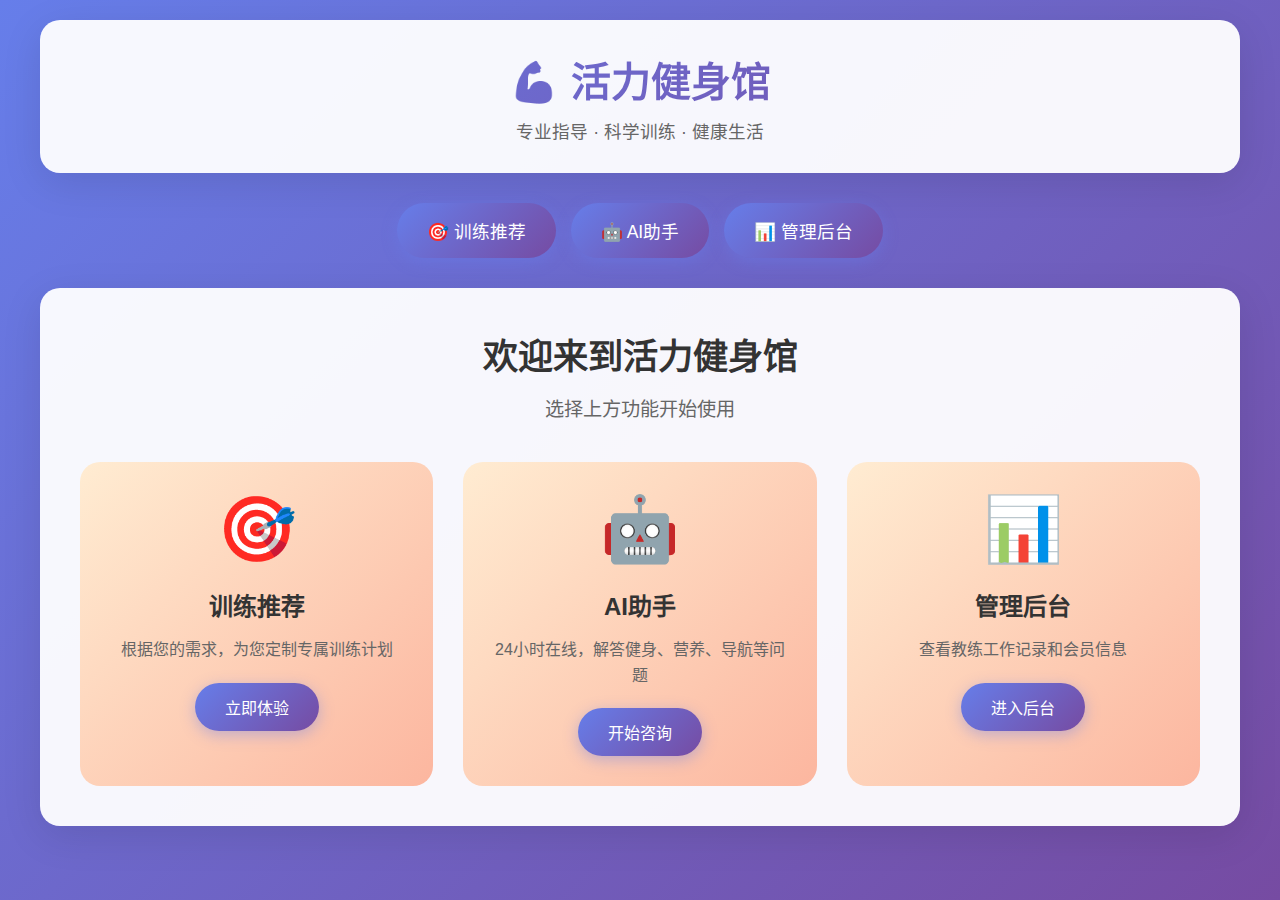
<file: index.html>
<!DOCTYPE html>
<html lang="zh-CN">
<head>
    <meta charset="UTF-8">
    <meta name="viewport" content="width=device-width, initial-scale=1.0">
    <title>活力健身馆 - 主页</title>
    <link rel="stylesheet" href="styles.css">
</head>
<body>
    <div class="container">
        <header>
            <h1>💪 活力健身馆</h1>
            <p>专业指导 · 科学训练 · 健康生活</p>
        </header>

        <div class="nav-tabs">
            <a href="training.html" class="nav-tab">🎯 训练推荐</a>
            <a href="assistant.html" class="nav-tab">🤖 AI助手</a>
            <a href="admin.html" class="nav-tab">📊 管理后台</a>
        </div>

        <div class="welcome-section">
            <h2>欢迎来到活力健身馆</h2>
            <p>选择上方功能开始使用</p>
            
            <div class="feature-cards">
                <div class="feature-card">
                    <div class="feature-icon">🎯</div>
                    <h3>训练推荐</h3>
                    <p>根据您的需求，为您定制专属训练计划</p>
                    <a href="training.html" class="feature-btn">立即体验</a>
                </div>
                
                <div class="feature-card">
                    <div class="feature-icon">🤖</div>
                    <h3>AI助手</h3>
                    <p>24小时在线，解答健身、营养、导航等问题</p>
                    <a href="assistant.html" class="feature-btn">开始咨询</a>
                </div>
                
                <div class="feature-card">
                    <div class="feature-icon">📊</div>
                    <h3>管理后台</h3>
                    <p>查看教练工作记录和会员信息</p>
                    <a href="admin.html" class="feature-btn">进入后台</a>
                </div>
            </div>
        </div>
    </div>
</body>
</html>
</file>
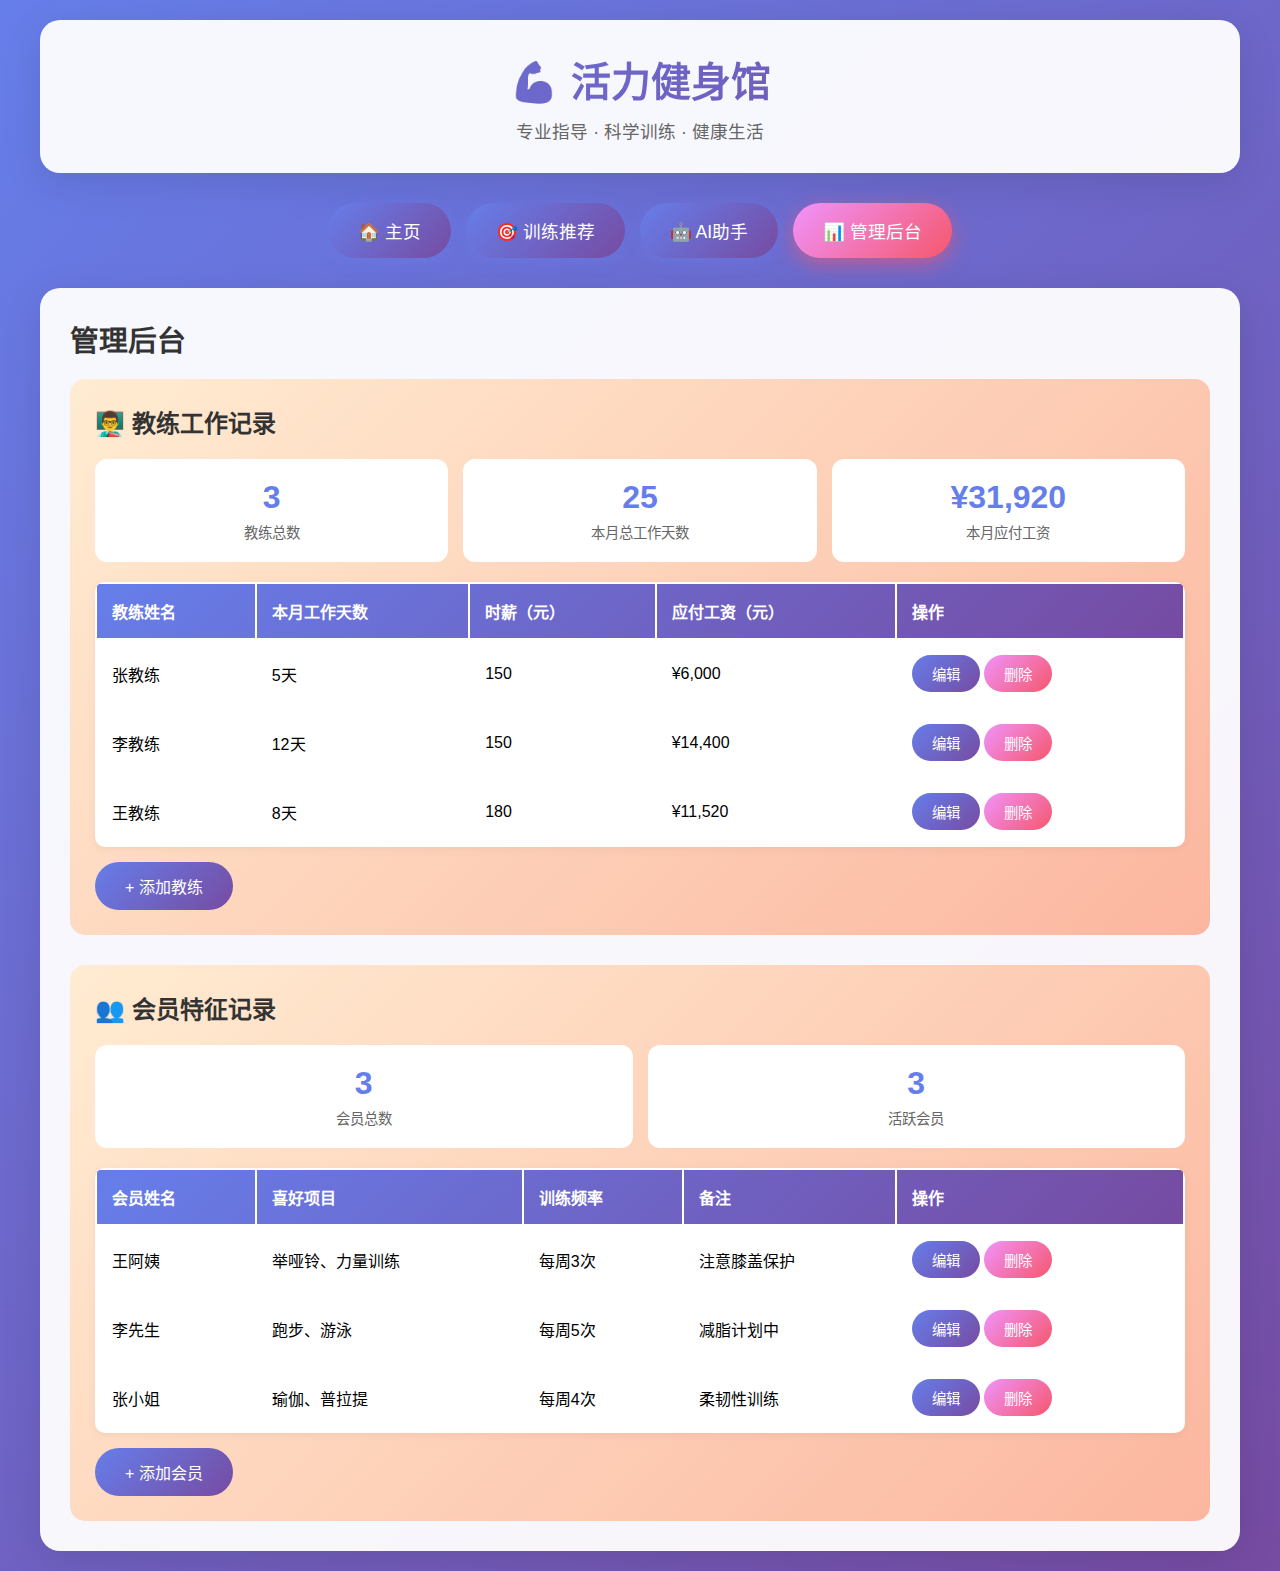
<file: admin.html>
<!DOCTYPE html>
<html lang="zh-CN">
<head>
    <meta charset="UTF-8">
    <meta name="viewport" content="width=device-width, initial-scale=1.0">
    <title>管理后台 - 活力健身馆</title>
    <link rel="stylesheet" href="styles.css">
    <style>
        .admin-section {
            display: grid;
            gap: 30px;
        }

        .admin-card {
            background: linear-gradient(135deg, #ffecd2 0%, #fcb69f 100%);
            padding: 25px;
            border-radius: 15px;
        }

        .admin-card h3 {
            color: #333;
            margin-bottom: 20px;
            font-size: 1.5em;
        }

        table {
            width: 100%;
            background: white;
            border-radius: 10px;
            overflow: hidden;
            box-shadow: 0 2px 10px rgba(0, 0, 0, 0.05);
        }

        thead {
            background: linear-gradient(135deg, #667eea 0%, #764ba2 100%);
            color: white;
        }

        th, td {
            padding: 15px;
            text-align: left;
        }

        tbody tr {
            border-bottom: 1px solid #e9ecef;
        }

        tbody tr:hover {
            background: #f8f9fa;
        }

        .action-btn {
            background: linear-gradient(135deg, #667eea 0%, #764ba2 100%);
            color: white;
            border: none;
            padding: 8px 20px;
            border-radius: 20px;
            cursor: pointer;
            transition: all 0.3s;
            font-size: 0.9em;
        }

        .action-btn:hover {
            transform: translateY(-2px);
            box-shadow: 0 4px 12px rgba(102, 126, 234, 0.4);
        }

        .action-btn.delete {
            background: linear-gradient(135deg, #f093fb 0%, #f5576c 100%);
        }

        .add-btn {
            background: linear-gradient(135deg, #667eea 0%, #764ba2 100%);
            color: white;
            border: none;
            padding: 12px 30px;
            border-radius: 25px;
            cursor: pointer;
            margin-top: 15px;
            transition: all 0.3s;
            font-size: 1em;
        }

        .add-btn:hover {
            transform: translateY(-2px);
            box-shadow: 0 4px 12px rgba(102, 126, 234, 0.4);
        }

        .stats-summary {
            display: grid;
            grid-template-columns: repeat(auto-fit, minmax(200px, 1fr));
            gap: 15px;
            margin-bottom: 20px;
        }

        .stat-card {
            background: white;
            padding: 20px;
            border-radius: 12px;
            text-align: center;
        }

        .stat-value {
            font-size: 2em;
            font-weight: bold;
            color: #667eea;
            margin-bottom: 5px;
        }

        .stat-label {
            color: #666;
            font-size: 0.9em;
        }

        /* 模态框样式 */
        .modal {
            display: none;
            position: fixed;
            z-index: 1000;
            left: 0;
            top: 0;
            width: 100%;
            height: 100%;
            background-color: rgba(0, 0, 0, 0.5);
            animation: fadeIn 0.3s;
        }

        .modal-content {
            background: white;
            margin: 10% auto;
            padding: 30px;
            border-radius: 20px;
            width: 90%;
            max-width: 500px;
            animation: slideUp 0.3s;
        }

        @keyframes slideUp {
            from {
                transform: translateY(50px);
                opacity: 0;
            }
            to {
                transform: translateY(0);
                opacity: 1;
            }
        }

        .modal-header {
            font-size: 1.5em;
            margin-bottom: 20px;
            color: #333;
        }

        .form-group {
            margin-bottom: 15px;
        }

        .form-group label {
            display: block;
            margin-bottom: 5px;
            color: #666;
            font-weight: 500;
        }

        .form-group input,
        .form-group textarea {
            width: 100%;
            padding: 10px;
            border: 2px solid #e9ecef;
            border-radius: 8px;
            font-size: 1em;
            outline: none;
            transition: border-color 0.3s;
        }

        .form-group input:focus,
        .form-group textarea:focus {
            border-color: #667eea;
        }

        .form-buttons {
            display: flex;
            gap: 10px;
            margin-top: 20px;
        }

        .form-buttons button {
            flex: 1;
            padding: 12px;
            border: none;
            border-radius: 8px;
            cursor: pointer;
            font-size: 1em;
            transition: all 0.3s;
        }

        .btn-submit {
            background: linear-gradient(135deg, #667eea 0%, #764ba2 100%);
            color: white;
        }

        .btn-cancel {
            background: #e9ecef;
            color: #666;
        }

        .btn-submit:hover,
        .btn-cancel:hover {
            transform: translateY(-2px);
            box-shadow: 0 4px 12px rgba(0, 0, 0, 0.2);
        }

        @media (max-width: 768px) {
            table {
                font-size: 0.9em;
            }

            th, td {
                padding: 10px;
            }

            .modal-content {
                width: 95%;
                margin: 20% auto;
            }
        }
    </style>
</head>
<body>
    <div class="container">
        <header>
            <h1>💪 活力健身馆</h1>
            <p>专业指导 · 科学训练 · 健康生活</p>
        </header>

        <div class="nav-tabs">
            <a href="index.html" class="nav-tab">🏠 主页</a>
            <a href="training.html" class="nav-tab">🎯 训练推荐</a>
            <a href="assistant.html" class="nav-tab">🤖 AI助手</a>
            <a href="admin.html" class="nav-tab active">📊 管理后台</a>
        </div>

        <div class="content-section">
            <h2>管理后台</h2>
            
            <div class="admin-section">
                <!-- 教练管理 -->
                <div class="admin-card">
                    <h3>👨‍🏫 教练工作记录</h3>
                    
                    <div class="stats-summary">
                        <div class="stat-card">
                            <div class="stat-value" id="totalCoaches">3</div>
                            <div class="stat-label">教练总数</div>
                        </div>
                        <div class="stat-card">
                            <div class="stat-value" id="totalWorkDays">25</div>
                            <div class="stat-label">本月总工作天数</div>
                        </div>
                        <div class="stat-card">
                            <div class="stat-value" id="totalSalary">¥31,920</div>
                            <div class="stat-label">本月应付工资</div>
                        </div>
                    </div>

                    <table id="coachTable">
                        <thead>
                            <tr>
                                <th>教练姓名</th>
                                <th>本月工作天数</th>
                                <th>时薪（元）</th>
                                <th>应付工资（元）</th>
                                <th>操作</th>
                            </tr>
                        </thead>
                        <tbody id="coachTableBody">
                            <!-- 数据将由JavaScript动态加载 -->
                        </tbody>
                    </table>
                    <button class="add-btn" onclick="openCoachModal()">+ 添加教练</button>
                </div>

                <!-- 会员管理 -->
                <div class="admin-card">
                    <h3>👥 会员特征记录</h3>
                    
                    <div class="stats-summary">
                        <div class="stat-card">
                            <div class="stat-value" id="totalMembers">3</div>
                            <div class="stat-label">会员总数</div>
                        </div>
                        <div class="stat-card">
                            <div class="stat-value" id="activeMembers">3</div>
                            <div class="stat-label">活跃会员</div>
                        </div>
                    </div>

                    <table id="memberTable">
                        <thead>
                            <tr>
                                <th>会员姓名</th>
                                <th>喜好项目</th>
                                <th>训练频率</th>
                                <th>备注</th>
                                <th>操作</th>
                            </tr>
                        </thead>
                        <tbody id="memberTableBody">
                            <!-- 数据将由JavaScript动态加载 -->
                        </tbody>
                    </table>
                    <button class="add-btn" onclick="openMemberModal()">+ 添加会员</button>
                </div>
            </div>
        </div>
    </div>

    <!-- 教练编辑模态框 -->
    <div id="coachModal" class="modal">
        <div class="modal-content">
            <div class="modal-header" id="coachModalTitle">添加教练</div>
            <form id="coachForm">
                <div class="form-group">
                    <label>教练姓名</label>
                    <input type="text" id="coachName" required>
                </div>
                <div class="form-group">
                    <label>本月工作天数</label>
                    <input type="number" id="coachDays" min="0" required>
                </div>
                <div class="form-group">
                    <label>时薪（元/小时）</label>
                    <input type="number" id="coachHourlyRate" min="0" required>
                </div>
                <div class="form-buttons">
                    <button type="button" class="btn-cancel" onclick="closeCoachModal()">取消</button>
                    <button type="submit" class="btn-submit">保存</button>
                </div>
            </form>
        </div>
    </div>

    <!-- 会员编辑模态框 -->
    <div id="memberModal" class="modal">
        <div class="modal-content">
            <div class="modal-header" id="memberModalTitle">添加会员</div>
            <form id="memberForm">
                <div class="form-group">
                    <label>会员姓名</label>
                    <input type="text" id="memberName" required>
                </div>
                <div class="form-group">
                    <label>喜好项目</label>
                    <input type="text" id="memberPreference" placeholder="例如：举哑铃、力量训练" required>
                </div>
                <div class="form-group">
                    <label>训练频率</label>
                    <input type="text" id="memberFrequency" placeholder="例如：每周3次" required>
                </div>
                <div class="form-group">
                    <label>备注</label>
                    <textarea id="memberNotes" rows="3" placeholder="任何需要注意的事项"></textarea>
                </div>
                <div class="form-buttons">
                    <button type="button" class="btn-cancel" onclick="closeMemberModal()">取消</button>
                    <button type="submit" class="btn-submit">保存</button>
                </div>
            </form>
        </div>
    </div>

    <script src="admin.js"></script>
</body>
</html>
</file>
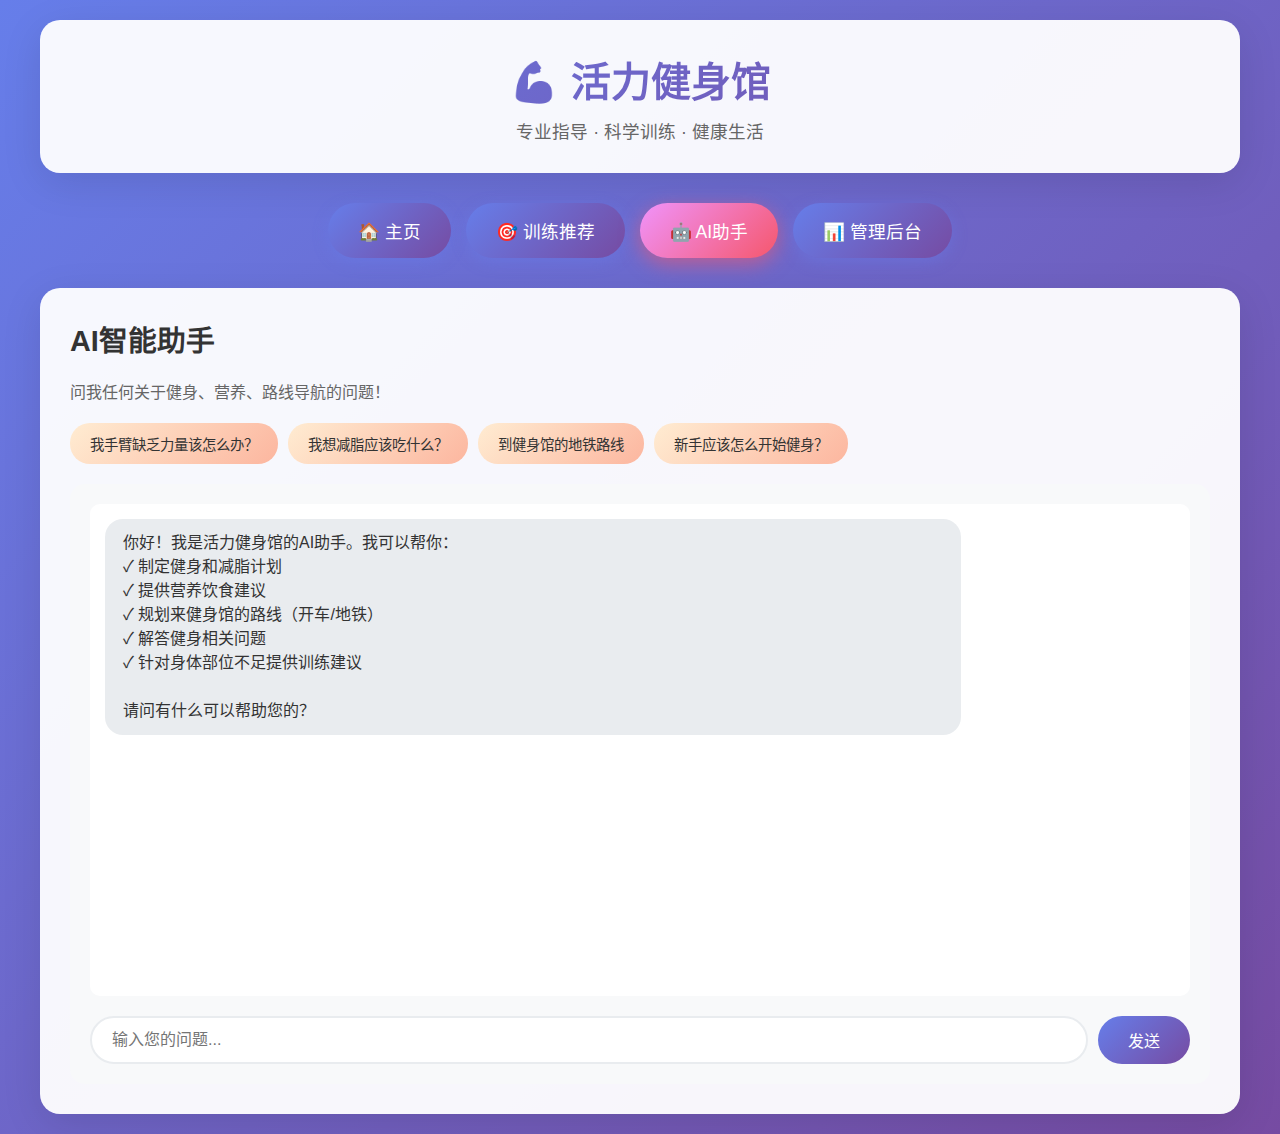
<file: assistant.html>
<!DOCTYPE html>
<html lang="zh-CN">
<head>
    <meta charset="UTF-8">
    <meta name="viewport" content="width=device-width, initial-scale=1.0">
    <title>AI助手 - 活力健身馆</title>
    <link rel="stylesheet" href="styles.css">
    <style>
        .chat-container {
            background: #f8f9fa;
            border-radius: 15px;
            padding: 20px;
            height: 600px;
            display: flex;
            flex-direction: column;
        }

        .chat-messages {
            flex: 1;
            overflow-y: auto;
            margin-bottom: 20px;
            padding: 15px;
            background: white;
            border-radius: 10px;
        }

        .message {
            margin-bottom: 15px;
            padding: 12px 18px;
            border-radius: 18px;
            max-width: 80%;
            line-height: 1.5;
            animation: slideIn 0.3s;
        }

        @keyframes slideIn {
            from {
                opacity: 0;
                transform: translateY(10px);
            }
            to {
                opacity: 1;
                transform: translateY(0);
            }
        }

        .message.user {
            background: linear-gradient(135deg, #667eea 0%, #764ba2 100%);
            color: white;
            margin-left: auto;
            text-align: right;
        }

        .message.assistant {
            background: #e9ecef;
            color: #333;
        }

        .chat-input-container {
            display: flex;
            gap: 10px;
        }

        .chat-input {
            flex: 1;
            padding: 12px 20px;
            border: 2px solid #e9ecef;
            border-radius: 25px;
            font-size: 1em;
            outline: none;
            transition: border-color 0.3s;
        }

        .chat-input:focus {
            border-color: #667eea;
        }

        .send-btn {
            background: linear-gradient(135deg, #667eea 0%, #764ba2 100%);
            color: white;
            border: none;
            padding: 12px 30px;
            border-radius: 25px;
            cursor: pointer;
            font-size: 1em;
            transition: all 0.3s;
        }

        .send-btn:hover {
            transform: scale(1.05);
            box-shadow: 0 4px 15px rgba(102, 126, 234, 0.4);
        }

        .send-btn:disabled {
            opacity: 0.5;
            cursor: not-allowed;
        }

        .loading {
            opacity: 0.7;
        }

        .quick-questions {
            display: flex;
            flex-wrap: wrap;
            gap: 10px;
            margin-bottom: 20px;
        }

        .quick-question-btn {
            background: linear-gradient(135deg, #ffecd2 0%, #fcb69f 100%);
            color: #333;
            border: none;
            padding: 10px 20px;
            border-radius: 20px;
            cursor: pointer;
            font-size: 0.9em;
            transition: all 0.3s;
        }

        .quick-question-btn:hover {
            transform: translateY(-2px);
            box-shadow: 0 4px 12px rgba(252, 182, 159, 0.4);
        }

        @media (max-width: 768px) {
            .chat-container {
                height: 500px;
            }

            .message {
                max-width: 90%;
            }
        }
    </style>
</head>
<body>
    <div class="container">
        <header>
            <h1>💪 活力健身馆</h1>
            <p>专业指导 · 科学训练 · 健康生活</p>
        </header>

        <div class="nav-tabs">
            <a href="index.html" class="nav-tab">🏠 主页</a>
            <a href="training.html" class="nav-tab">🎯 训练推荐</a>
            <a href="assistant.html" class="nav-tab active">🤖 AI助手</a>
            <a href="admin.html" class="nav-tab">📊 管理后台</a>
        </div>

        <div class="content-section">
            <h2>AI智能助手</h2>
            <p style="color: #666; margin-bottom: 20px;">问我任何关于健身、营养、路线导航的问题！</p>
            
            <div class="quick-questions">
                <button class="quick-question-btn" onclick="askQuestion('我手臂缺乏力量该怎么办？')">我手臂缺乏力量该怎么办？</button>
                <button class="quick-question-btn" onclick="askQuestion('我想减脂应该吃什么？')">我想减脂应该吃什么？</button>
                <button class="quick-question-btn" onclick="askQuestion('到健身馆的地铁路线')">到健身馆的地铁路线</button>
                <button class="quick-question-btn" onclick="askQuestion('新手应该怎么开始健身？')">新手应该怎么开始健身？</button>
            </div>

            <div class="chat-container">
                <div class="chat-messages" id="chatMessages">
                    <div class="message assistant">
                        你好！我是活力健身馆的AI助手。我可以帮你：<br>
                        ✓ 制定健身和减脂计划<br>
                        ✓ 提供营养饮食建议<br>
                        ✓ 规划来健身馆的路线（开车/地铁）<br>
                        ✓ 解答健身相关问题<br>
                        ✓ 针对身体部位不足提供训练建议<br><br>
                        请问有什么可以帮助您的？
                    </div>
                </div>
                <div class="chat-input-container">
                    <input type="text" class="chat-input" id="chatInput" placeholder="输入您的问题..." onkeypress="if(event.key==='Enter') sendMessage()">
                    <button class="send-btn" id="sendBtn" onclick="sendMessage()">发送</button>
                </div>
            </div>
        </div>
    </div>

    <script src="assistant.js"></script>
</body>
</html>
</file>
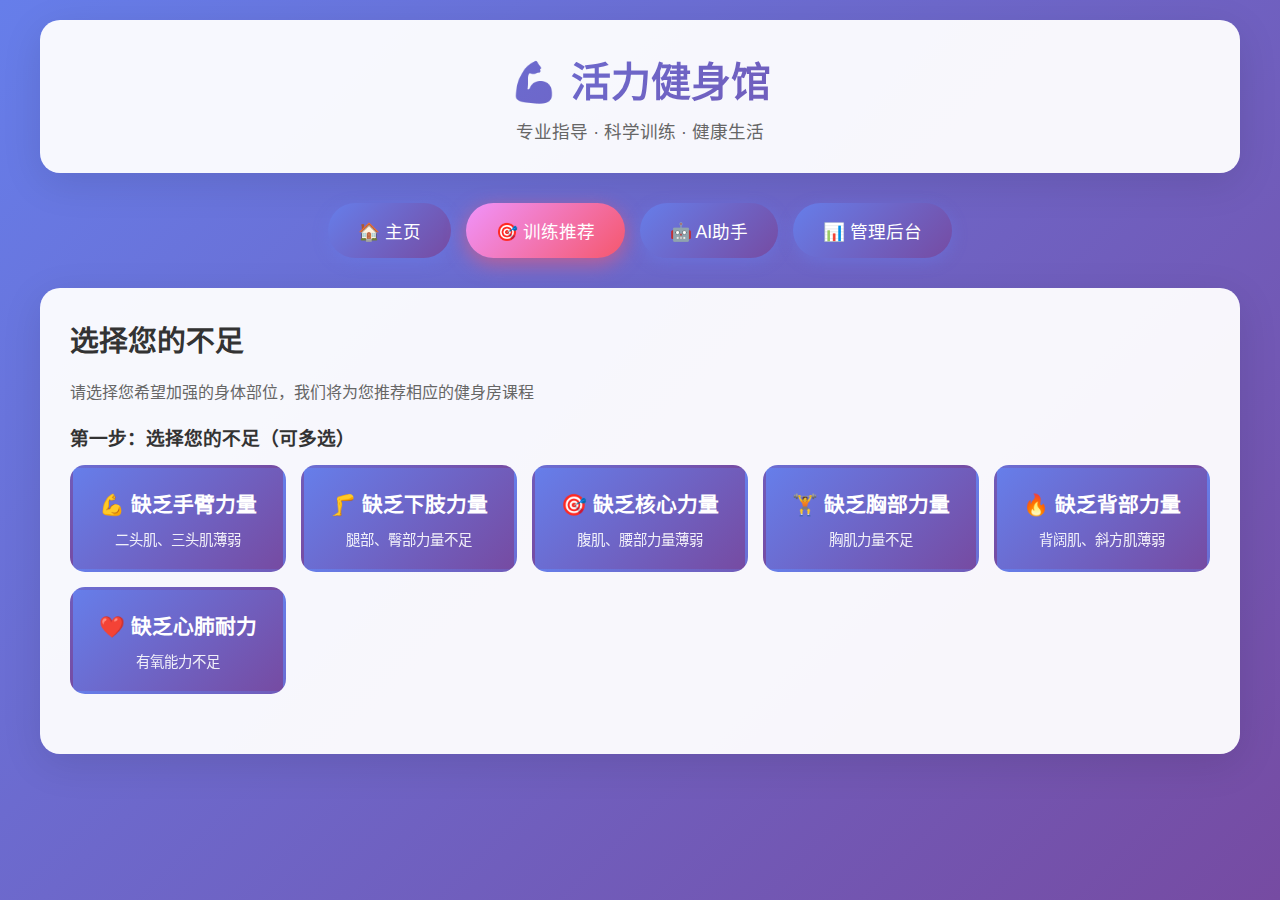
<file: training.html>
<!DOCTYPE html>
<html lang="zh-CN">
<head>
    <meta charset="UTF-8">
    <meta name="viewport" content="width=device-width, initial-scale=1.0">
    <title>训练推荐 - 活力健身馆</title>
    <link rel="stylesheet" href="styles.css">
    <style>
        .body-parts-grid {
            display: grid;
            grid-template-columns: repeat(auto-fit, minmax(200px, 1fr));
            gap: 15px;
            margin-bottom: 30px;
        }

        .body-part-card {
            background: linear-gradient(135deg, #667eea 0%, #764ba2 100%);
            color: white;
            padding: 20px;
            border-radius: 15px;
            cursor: pointer;
            transition: all 0.3s;
            text-align: center;
            border: 3px solid transparent;
        }

        .body-part-card:hover {
            transform: scale(1.05);
            box-shadow: 0 8px 25px rgba(102, 126, 234, 0.5);
        }

        .body-part-card.selected {
            background: linear-gradient(135deg, #f093fb 0%, #f5576c 100%);
            border-color: #fff;
        }

        .body-part-card h3 {
            font-size: 1.3em;
            margin-bottom: 10px;
        }

        .body-part-card p {
            font-size: 0.9em;
            opacity: 0.9;
        }

        .recommend-btn {
            background: linear-gradient(135deg, #f093fb 0%, #f5576c 100%);
            color: white;
            border: none;
            padding: 15px 40px;
            border-radius: 50px;
            font-size: 1.2em;
            cursor: pointer;
            transition: all 0.3s;
            display: block;
            margin: 20px auto;
            box-shadow: 0 4px 15px rgba(245, 87, 108, 0.4);
        }

        .recommend-btn:hover {
            transform: translateY(-3px);
            box-shadow: 0 6px 20px rgba(245, 87, 108, 0.6);
        }

        .recommend-btn:disabled {
            opacity: 0.5;
            cursor: not-allowed;
        }

        .recommendations {
            margin-top: 30px;
            padding: 25px;
            background: linear-gradient(135deg, #ffecd2 0%, #fcb69f 100%);
            border-radius: 15px;
            display: none;
        }

        .recommendations.show {
            display: block;
        }

        .course-card {
            background: white;
            padding: 20px;
            border-radius: 12px;
            margin-bottom: 15px;
            box-shadow: 0 3px 10px rgba(0, 0, 0, 0.1);
        }

        .course-card h3 {
            color: #f5576c;
            margin-bottom: 10px;
        }

        .course-card p {
            color: #666;
            line-height: 1.6;
        }

        .course-card ul {
            margin-left: 20px;
            color: #666;
        }

        .course-card ul li {
            margin: 5px 0;
        }

        @media (max-width: 768px) {
            .body-parts-grid {
                grid-template-columns: 1fr;
            }
        }
    </style>
</head>
<body>
    <div class="container">
        <header>
            <h1>💪 活力健身馆</h1>
            <p>专业指导 · 科学训练 · 健康生活</p>
        </header>

        <div class="nav-tabs">
            <a href="index.html" class="nav-tab">🏠 主页</a>
            <a href="training.html" class="nav-tab active">🎯 训练推荐</a>
            <a href="assistant.html" class="nav-tab">🤖 AI助手</a>
            <a href="admin.html" class="nav-tab">📊 管理后台</a>
        </div>

        <div class="content-section">
            <h2>选择您的不足</h2>
            <p style="color: #666; margin-bottom: 20px;">请选择您希望加强的身体部位，我们将为您推荐相应的健身房课程</p>
            
            <!-- 第一步：选择不足（大板块） -->
            <div id="mainSections">
                <h3 style="color: #333; margin-bottom: 15px; margin-top: 20px;">第一步：选择您的不足（可多选）</h3>
                <div class="body-parts-grid">
                    <div class="body-part-card" onclick="toggleMainSection(this, 'arms')">
                        <h3>💪 缺乏手臂力量</h3>
                        <p>二头肌、三头肌薄弱</p>
                    </div>
                    <div class="body-part-card" onclick="toggleMainSection(this, 'legs')">
                        <h3>🦵 缺乏下肢力量</h3>
                        <p>腿部、臀部力量不足</p>
                    </div>
                    <div class="body-part-card" onclick="toggleMainSection(this, 'core')">
                        <h3>🎯 缺乏核心力量</h3>
                        <p>腹肌、腰部力量薄弱</p>
                    </div>
                    <div class="body-part-card" onclick="toggleMainSection(this, 'chest')">
                        <h3>🏋️ 缺乏胸部力量</h3>
                        <p>胸肌力量不足</p>
                    </div>
                    <div class="body-part-card" onclick="toggleMainSection(this, 'back')">
                        <h3>🔥 缺乏背部力量</h3>
                        <p>背阔肌、斜方肌薄弱</p>
                    </div>
                    <div class="body-part-card" onclick="toggleMainSection(this, 'cardio')">
                        <h3>❤️ 缺乏心肺耐力</h3>
                        <p>有氧能力不足</p>
                    </div>
                </div>
            </div>

            <!-- 第二步：选择具体部位（小板块） -->
            <div id="subSectionsContainer" style="display: none;">
                <h3 style="color: #333; margin-bottom: 15px; margin-top: 30px;">第二步：选择具体需要加强的部位（可多选）</h3>
                <div id="subSectionsGrid">
                    <!-- 小板块将动态加载 -->
                </div>
            </div>

            <!-- 获取推荐按钮 -->
            <button id="getRecommendBtn" class="recommend-btn" onclick="getRecommendations()" style="display: none;">查看推荐课程</button>

            <!-- 课程推荐 -->
            <div id="recommendations" class="recommendations">
                <!-- 推荐内容将动态加载 -->
            </div>
        </div>
    </div>

    <script src="training.js"></script>
</body>
</html>
</file>
<file: styles.css>
* {
    margin: 0;
    padding: 0;
    box-sizing: border-box;
}

body {
    font-family: -apple-system, BlinkMacSystemFont, 'Segoe UI', 'Microsoft YaHei', sans-serif;
    background: linear-gradient(135deg, #667eea 0%, #764ba2 100%);
    min-height: 100vh;
    padding: 20px;
}

.container {
    max-width: 1200px;
    margin: 0 auto;
}

header {
    background: rgba(255, 255, 255, 0.95);
    padding: 30px;
    border-radius: 20px;
    box-shadow: 0 10px 40px rgba(0, 0, 0, 0.1);
    margin-bottom: 30px;
    text-align: center;
}

header h1 {
    background: linear-gradient(135deg, #667eea 0%, #764ba2 100%);
    -webkit-background-clip: text;
    -webkit-text-fill-color: transparent;
    background-clip: text;
    font-size: 2.5em;
    margin-bottom: 10px;
}

header p {
    color: #666;
    font-size: 1.1em;
}

.nav-tabs {
    display: flex;
    gap: 15px;
    margin-bottom: 30px;
    flex-wrap: wrap;
    justify-content: center;
}

.nav-tab {
    background: linear-gradient(135deg, #667eea 0%, #764ba2 100%);
    color: white;
    border: none;
    padding: 15px 30px;
    border-radius: 50px;
    font-size: 1.1em;
    cursor: pointer;
    transition: all 0.3s;
    box-shadow: 0 4px 15px rgba(102, 126, 234, 0.4);
    text-decoration: none;
    display: inline-block;
}

.nav-tab:hover {
    transform: translateY(-3px);
    box-shadow: 0 6px 20px rgba(102, 126, 234, 0.6);
}

.nav-tab.active {
    background: linear-gradient(135deg, #f093fb 0%, #f5576c 100%);
    box-shadow: 0 6px 20px rgba(245, 87, 108, 0.6);
}

.content-section {
    background: rgba(255, 255, 255, 0.95);
    padding: 30px;
    border-radius: 20px;
    box-shadow: 0 10px 40px rgba(0, 0, 0, 0.1);
    animation: fadeIn 0.5s;
}

@keyframes fadeIn {
    from {
        opacity: 0;
        transform: translateY(20px);
    }
    to {
        opacity: 1;
        transform: translateY(0);
    }
}

h2 {
    color: #333;
    margin-bottom: 20px;
    font-size: 1.8em;
}

/* 主页欢迎区域 */
.welcome-section {
    background: rgba(255, 255, 255, 0.95);
    padding: 40px;
    border-radius: 20px;
    box-shadow: 0 10px 40px rgba(0, 0, 0, 0.1);
    text-align: center;
}

.welcome-section h2 {
    font-size: 2.2em;
    margin-bottom: 15px;
}

.welcome-section > p {
    color: #666;
    font-size: 1.2em;
    margin-bottom: 40px;
}

.feature-cards {
    display: grid;
    grid-template-columns: repeat(auto-fit, minmax(280px, 1fr));
    gap: 30px;
    margin-top: 40px;
}

.feature-card {
    background: linear-gradient(135deg, #ffecd2 0%, #fcb69f 100%);
    padding: 30px;
    border-radius: 20px;
    transition: all 0.3s;
    text-align: center;
}

.feature-card:hover {
    transform: translateY(-10px);
    box-shadow: 0 15px 40px rgba(0, 0, 0, 0.2);
}

.feature-icon {
    font-size: 4em;
    margin-bottom: 20px;
}

.feature-card h3 {
    font-size: 1.5em;
    color: #333;
    margin-bottom: 15px;
}

.feature-card p {
    color: #666;
    line-height: 1.6;
    margin-bottom: 20px;
}

.feature-btn {
    background: linear-gradient(135deg, #667eea 0%, #764ba2 100%);
    color: white;
    padding: 12px 30px;
    border-radius: 25px;
    text-decoration: none;
    display: inline-block;
    transition: all 0.3s;
    box-shadow: 0 4px 15px rgba(102, 126, 234, 0.4);
}

.feature-btn:hover {
    transform: scale(1.05);
    box-shadow: 0 6px 20px rgba(102, 126, 234, 0.6);
}

/* 响应式设计 */
@media (max-width: 768px) {
    header h1 {
        font-size: 1.8em;
    }

    .nav-tabs {
        flex-direction: column;
    }

    .nav-tab {
        width: 100%;
    }

    .feature-cards {
        grid-template-columns: 1fr;
    }
}
</file>
